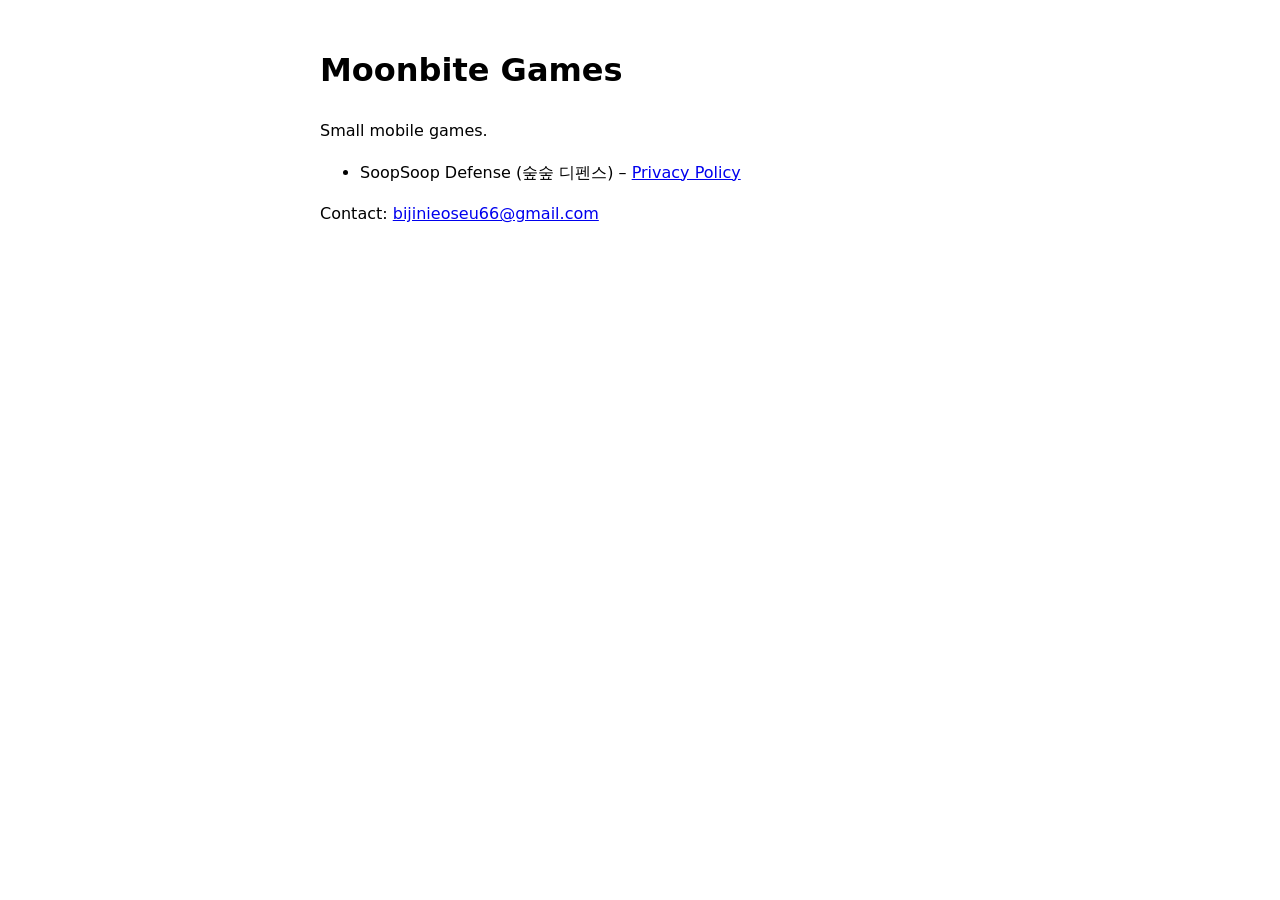
<file: index.html>
<!doctype html><html lang="en"><head><meta charset="utf-8"><meta name="viewport" content="width=device-width,initial-scale=1"><title>Moonbite Games</title><style>body{font-family:system-ui,sans-serif;max-width:640px;margin:0 auto;padding:24px 16px;line-height:1.6}</style></head>
<body><h1>Moonbite Games</h1><p>Small mobile games.</p><ul><li>SoopSoop Defense (숲숲 디펜스) – <a href="soopsoop-defense/privacy.html">Privacy Policy</a></li></ul><p>Contact: <a href="mailto:bijinieoseu66@gmail.com">bijinieoseu66@gmail.com</a></p></body></html>
</file>
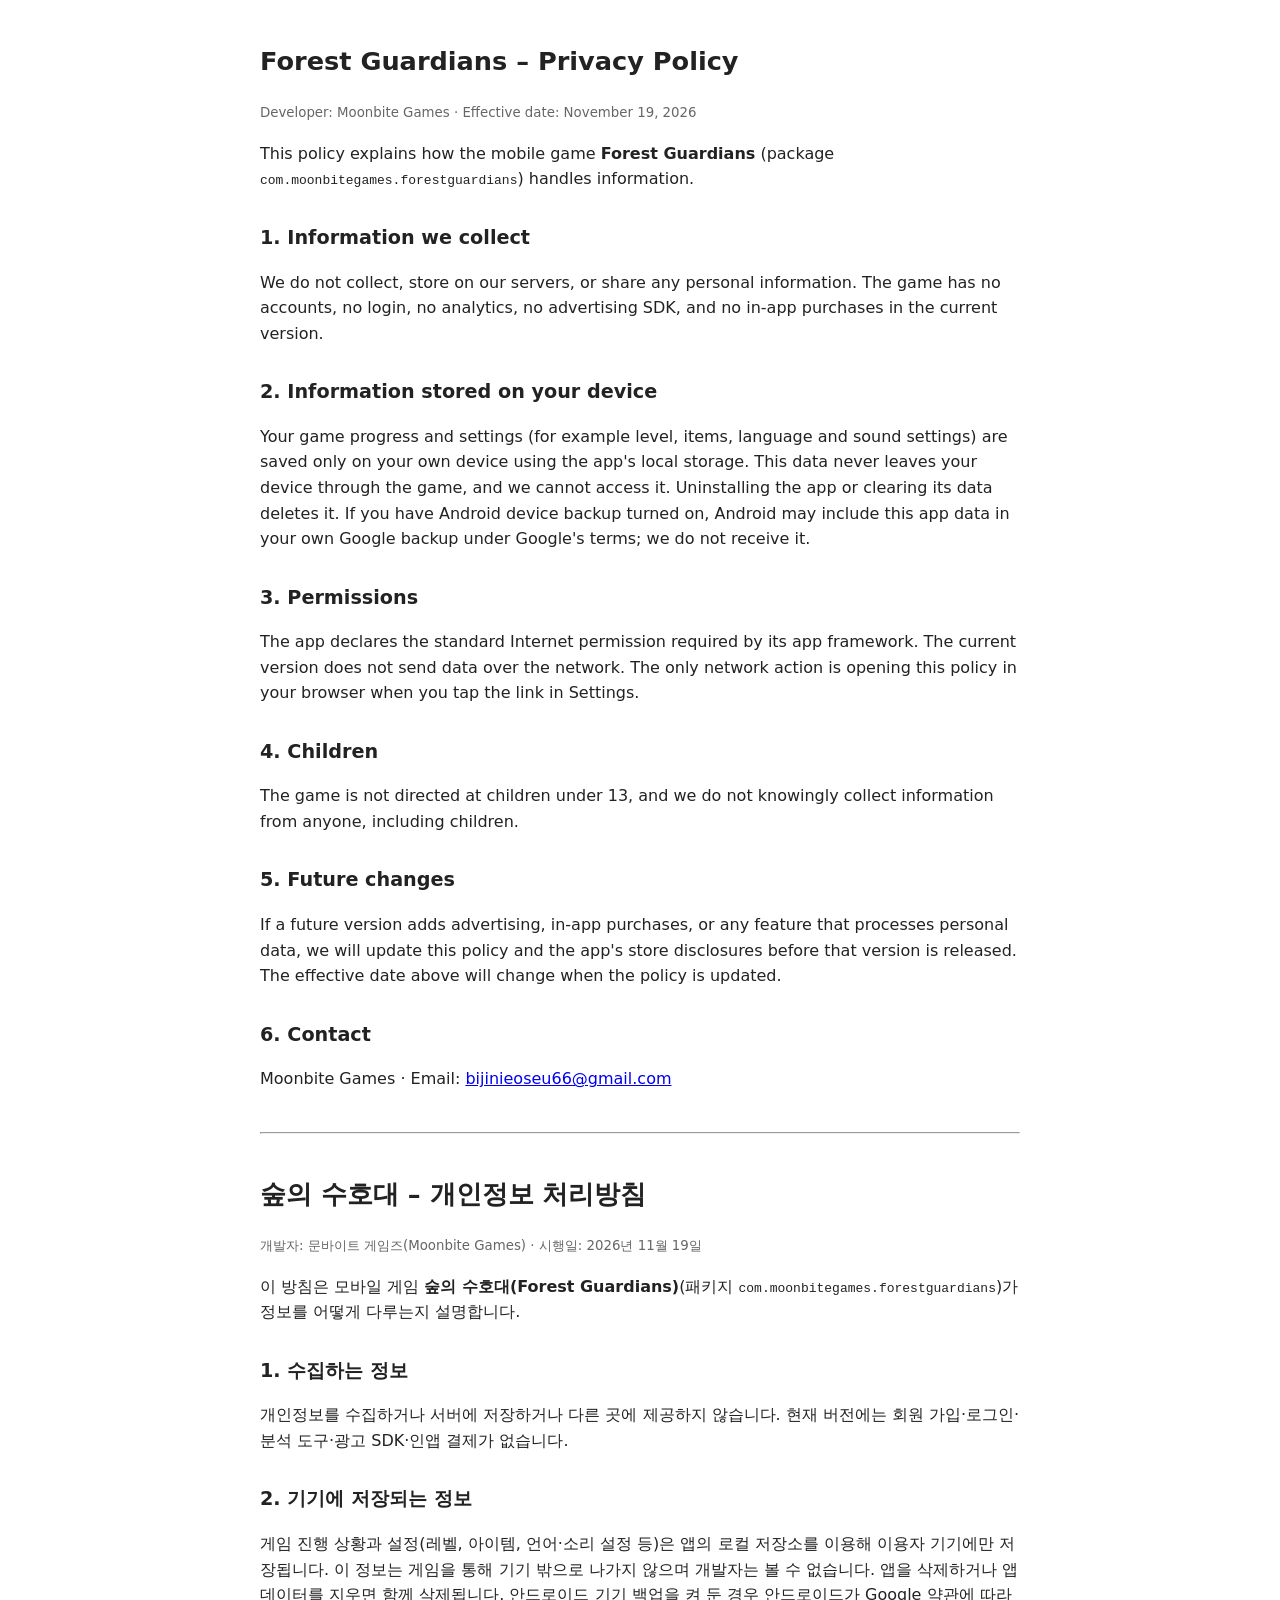
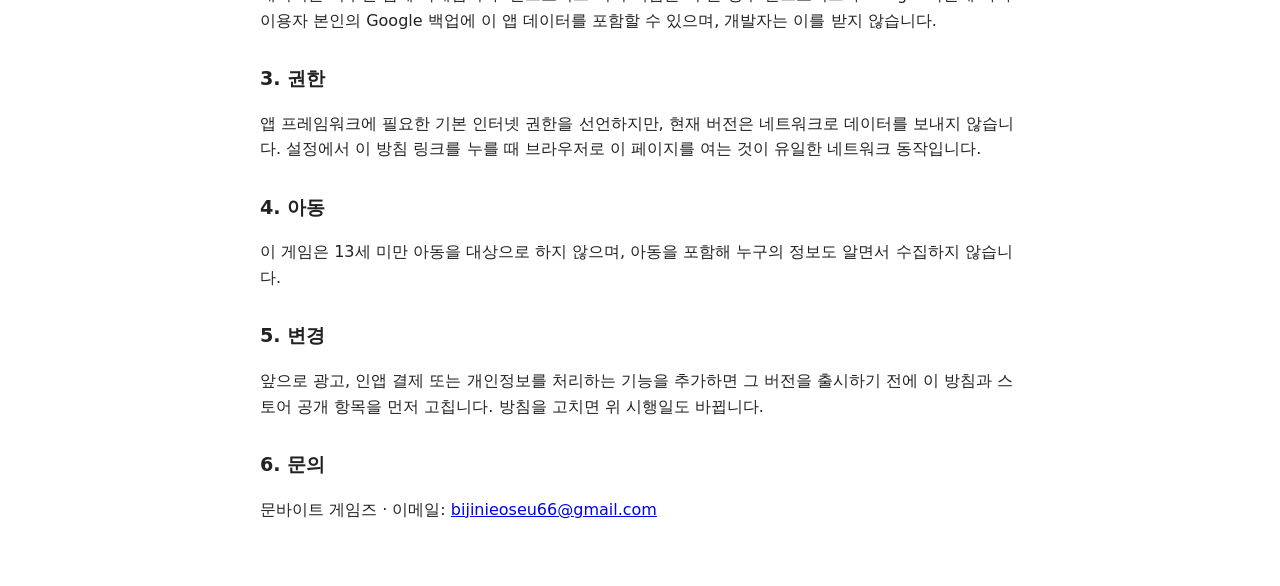
<file: forest-guardians/privacy.html>
<!doctype html>
<html lang="en"><head><meta charset="utf-8"><meta name="viewport" content="width=device-width,initial-scale=1">
<title>Forest Guardians – Privacy Policy</title>
<style>body{font-family:system-ui,-apple-system,"Segoe UI",sans-serif;max-width:760px;margin:0 auto;padding:24px 16px 48px;line-height:1.6;color:#222;background:#fff}h1{font-size:1.6em}h2{font-size:1.2em;margin-top:1.6em}hr{margin:40px 0}small{color:#666}</style></head>
<body>
<h1>Forest Guardians – Privacy Policy</h1>
<p><small>Developer: Moonbite Games · Effective date: November 19, 2026</small></p>
<p>This policy explains how the mobile game <b>Forest Guardians</b> (package <code>com.moonbitegames.forestguardians</code>) handles information.</p>
<h2>1. Information we collect</h2>
<p>We do not collect, store on our servers, or share any personal information. The game has no accounts, no login, no analytics, no advertising SDK, and no in-app purchases in the current version.</p>
<h2>2. Information stored on your device</h2>
<p>Your game progress and settings (for example level, items, language and sound settings) are saved only on your own device using the app's local storage. This data never leaves your device through the game, and we cannot access it. Uninstalling the app or clearing its data deletes it. If you have Android device backup turned on, Android may include this app data in your own Google backup under Google's terms; we do not receive it.</p>
<h2>3. Permissions</h2>
<p>The app declares the standard Internet permission required by its app framework. The current version does not send data over the network. The only network action is opening this policy in your browser when you tap the link in Settings.</p>
<h2>4. Children</h2>
<p>The game is not directed at children under 13, and we do not knowingly collect information from anyone, including children.</p>
<h2>5. Future changes</h2>
<p>If a future version adds advertising, in-app purchases, or any feature that processes personal data, we will update this policy and the app's store disclosures before that version is released. The effective date above will change when the policy is updated.</p>
<h2>6. Contact</h2>
<p>Moonbite Games · Email: <a href="mailto:bijinieoseu66@gmail.com">bijinieoseu66@gmail.com</a></p>
<hr>
<h1 lang="ko">숲의 수호대 – 개인정보 처리방침</h1>
<div lang="ko">
<p><small>개발자: 문바이트 게임즈(Moonbite Games) · 시행일: 2026년 11월 19일</small></p>
<p>이 방침은 모바일 게임 <b>숲의 수호대(Forest Guardians)</b>(패키지 <code>com.moonbitegames.forestguardians</code>)가 정보를 어떻게 다루는지 설명합니다.</p>
<h2>1. 수집하는 정보</h2>
<p>개인정보를 수집하거나 서버에 저장하거나 다른 곳에 제공하지 않습니다. 현재 버전에는 회원 가입·로그인·분석 도구·광고 SDK·인앱 결제가 없습니다.</p>
<h2>2. 기기에 저장되는 정보</h2>
<p>게임 진행 상황과 설정(레벨, 아이템, 언어·소리 설정 등)은 앱의 로컬 저장소를 이용해 이용자 기기에만 저장됩니다. 이 정보는 게임을 통해 기기 밖으로 나가지 않으며 개발자는 볼 수 없습니다. 앱을 삭제하거나 앱 데이터를 지우면 함께 삭제됩니다. 안드로이드 기기 백업을 켜 둔 경우 안드로이드가 Google 약관에 따라 이용자 본인의 Google 백업에 이 앱 데이터를 포함할 수 있으며, 개발자는 이를 받지 않습니다.</p>
<h2>3. 권한</h2>
<p>앱 프레임워크에 필요한 기본 인터넷 권한을 선언하지만, 현재 버전은 네트워크로 데이터를 보내지 않습니다. 설정에서 이 방침 링크를 누를 때 브라우저로 이 페이지를 여는 것이 유일한 네트워크 동작입니다.</p>
<h2>4. 아동</h2>
<p>이 게임은 13세 미만 아동을 대상으로 하지 않으며, 아동을 포함해 누구의 정보도 알면서 수집하지 않습니다.</p>
<h2>5. 변경</h2>
<p>앞으로 광고, 인앱 결제 또는 개인정보를 처리하는 기능을 추가하면 그 버전을 출시하기 전에 이 방침과 스토어 공개 항목을 먼저 고칩니다. 방침을 고치면 위 시행일도 바뀝니다.</p>
<h2>6. 문의</h2>
<p>문바이트 게임즈 · 이메일: <a href="mailto:bijinieoseu66@gmail.com">bijinieoseu66@gmail.com</a></p>
</div>
</body></html>
</file>
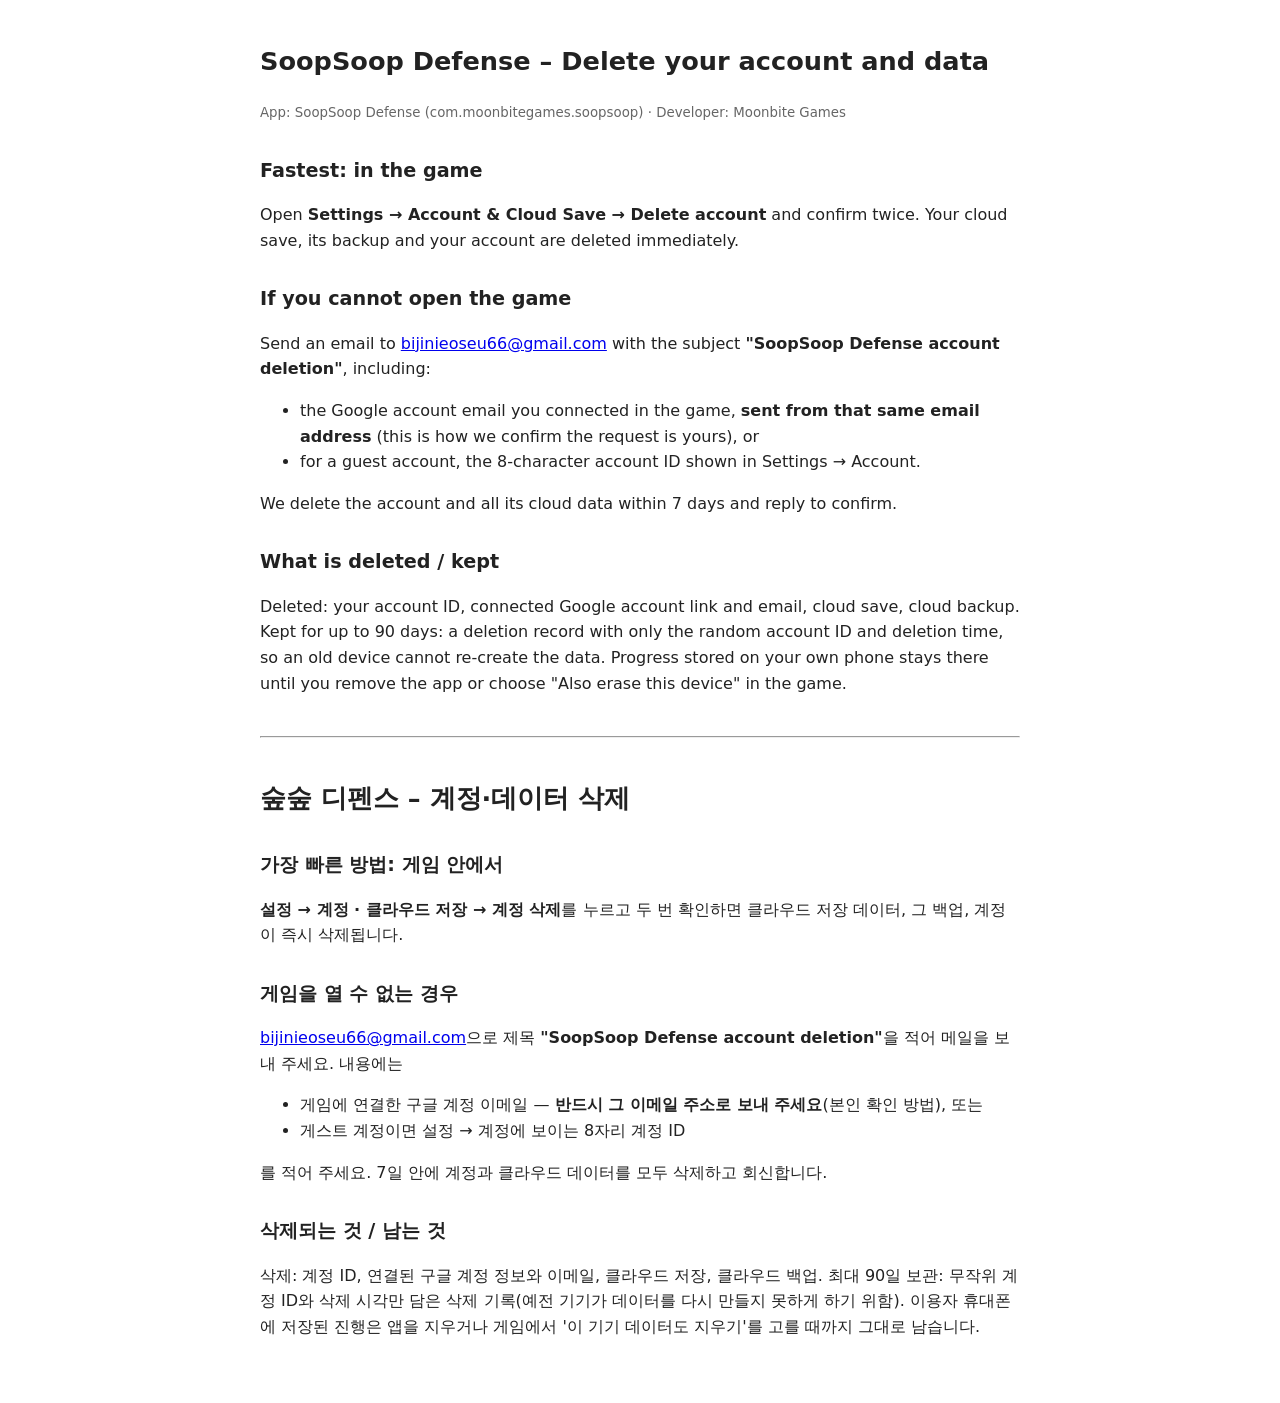
<file: soopsoop-defense/account-delete.html>
<!doctype html>
<html lang="en"><head><meta charset="utf-8"><meta name="viewport" content="width=device-width,initial-scale=1">
<title>SoopSoop Defense – Delete account</title>
<style>body{font-family:system-ui,-apple-system,"Segoe UI",sans-serif;max-width:760px;margin:0 auto;padding:24px 16px 48px;line-height:1.6;color:#222;background:#fff}h1{font-size:1.6em}h2{font-size:1.2em;margin-top:1.6em}hr{margin:40px 0}small{color:#666}</style></head>
<body>
<h1>SoopSoop Defense – Delete your account and data</h1>
<p><small>App: SoopSoop Defense (com.moonbitegames.soopsoop) · Developer: Moonbite Games</small></p>
<h2>Fastest: in the game</h2>
<p>Open <b>Settings → Account &amp; Cloud Save → Delete account</b> and confirm twice. Your cloud save, its backup and your account are deleted immediately.</p>
<h2>If you cannot open the game</h2>
<p>Send an email to <a href="mailto:bijinieoseu66@gmail.com?subject=SoopSoop%20Defense%20account%20deletion">bijinieoseu66@gmail.com</a> with the subject <b>"SoopSoop Defense account deletion"</b>, including:</p>
<ul><li>the Google account email you connected in the game, <b>sent from that same email address</b> (this is how we confirm the request is yours), or</li><li>for a guest account, the 8-character account ID shown in Settings → Account.</li></ul>
<p>We delete the account and all its cloud data within 7 days and reply to confirm.</p>
<h2>What is deleted / kept</h2>
<p>Deleted: your account ID, connected Google account link and email, cloud save, cloud backup. Kept for up to 90 days: a deletion record with only the random account ID and deletion time, so an old device cannot re-create the data. Progress stored on your own phone stays there until you remove the app or choose "Also erase this device" in the game.</p>
<hr>
<h1>숲숲 디펜스 – 계정·데이터 삭제</h1>
<h2>가장 빠른 방법: 게임 안에서</h2>
<p><b>설정 → 계정 · 클라우드 저장 → 계정 삭제</b>를 누르고 두 번 확인하면 클라우드 저장 데이터, 그 백업, 계정이 즉시 삭제됩니다.</p>
<h2>게임을 열 수 없는 경우</h2>
<p><a href="mailto:bijinieoseu66@gmail.com?subject=SoopSoop%20Defense%20account%20deletion">bijinieoseu66@gmail.com</a>으로 제목 <b>"SoopSoop Defense account deletion"</b>을 적어 메일을 보내 주세요. 내용에는</p>
<ul><li>게임에 연결한 구글 계정 이메일 — <b>반드시 그 이메일 주소로 보내 주세요</b>(본인 확인 방법), 또는</li><li>게스트 계정이면 설정 → 계정에 보이는 8자리 계정 ID</li></ul>
<p>를 적어 주세요. 7일 안에 계정과 클라우드 데이터를 모두 삭제하고 회신합니다.</p>
<h2>삭제되는 것 / 남는 것</h2>
<p>삭제: 계정 ID, 연결된 구글 계정 정보와 이메일, 클라우드 저장, 클라우드 백업. 최대 90일 보관: 무작위 계정 ID와 삭제 시각만 담은 삭제 기록(예전 기기가 데이터를 다시 만들지 못하게 하기 위함). 이용자 휴대폰에 저장된 진행은 앱을 지우거나 게임에서 '이 기기 데이터도 지우기'를 고를 때까지 그대로 남습니다.</p>
</body></html>
</file>
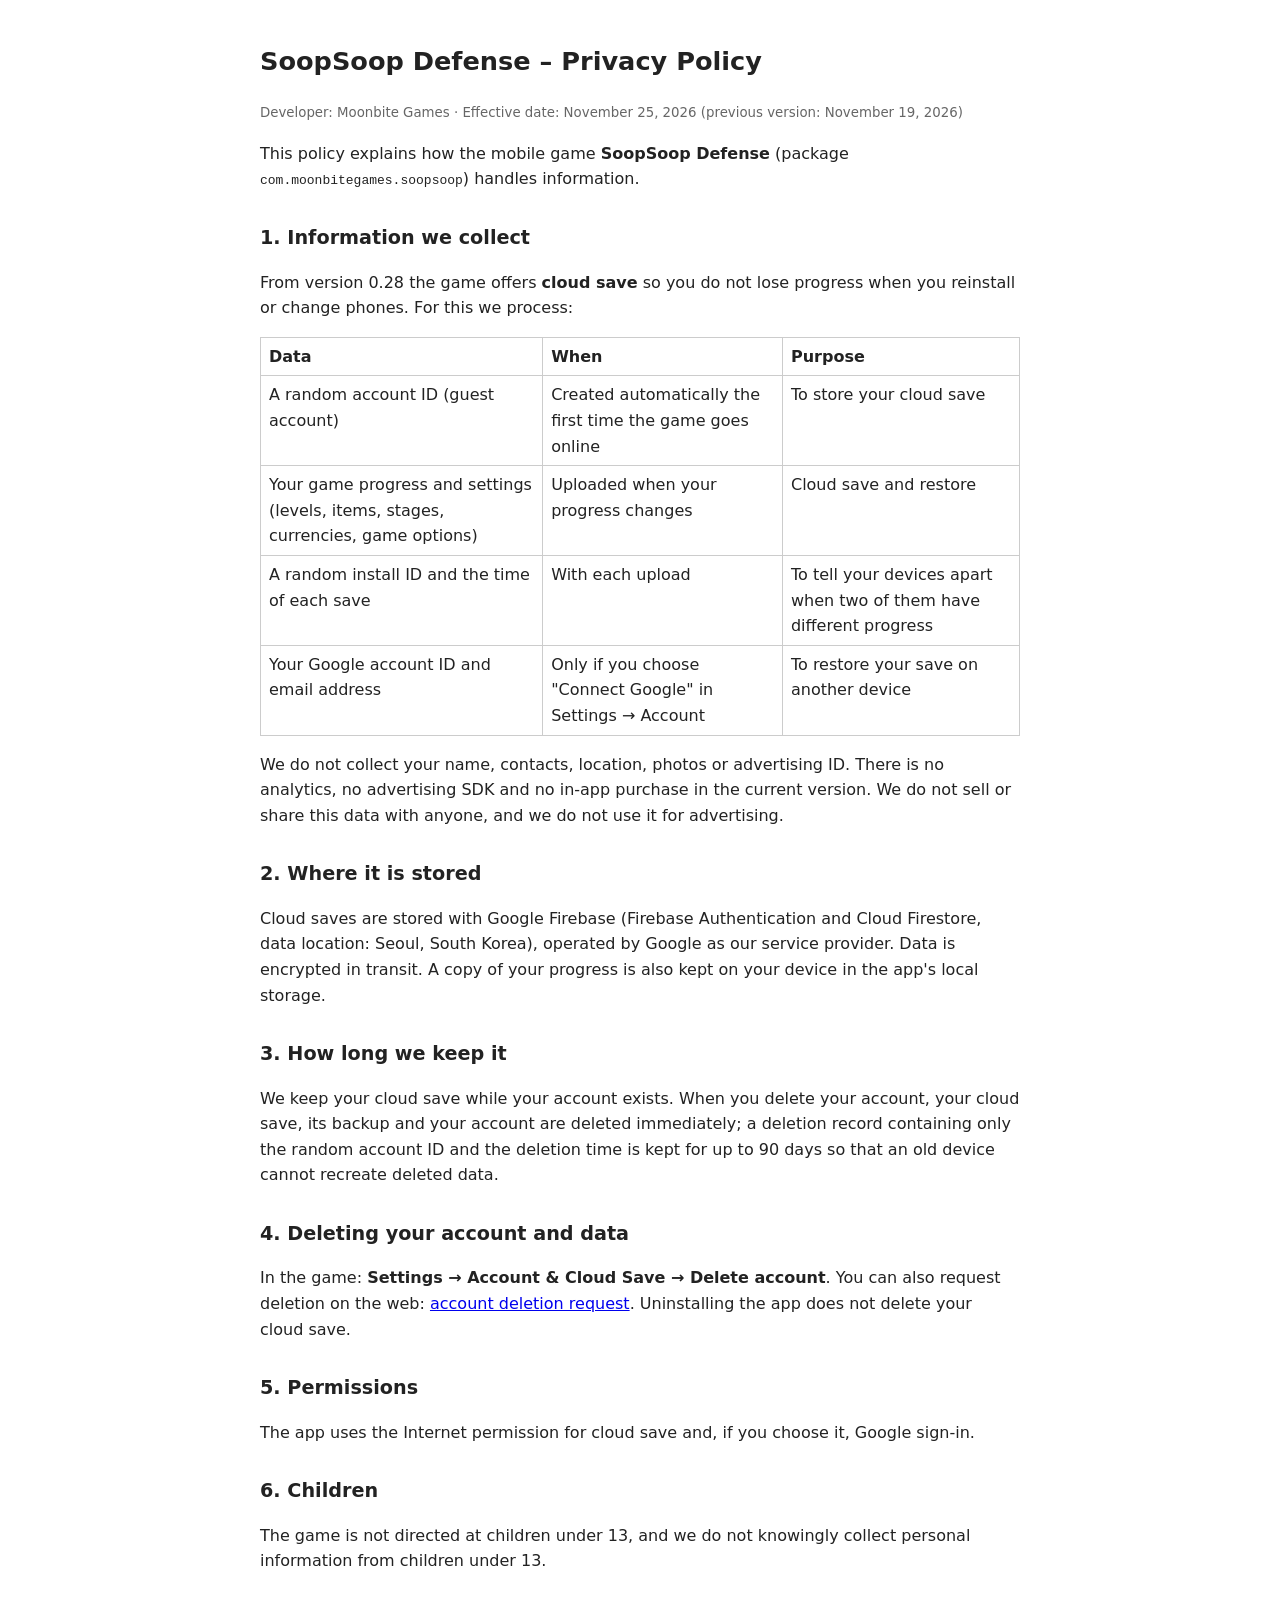
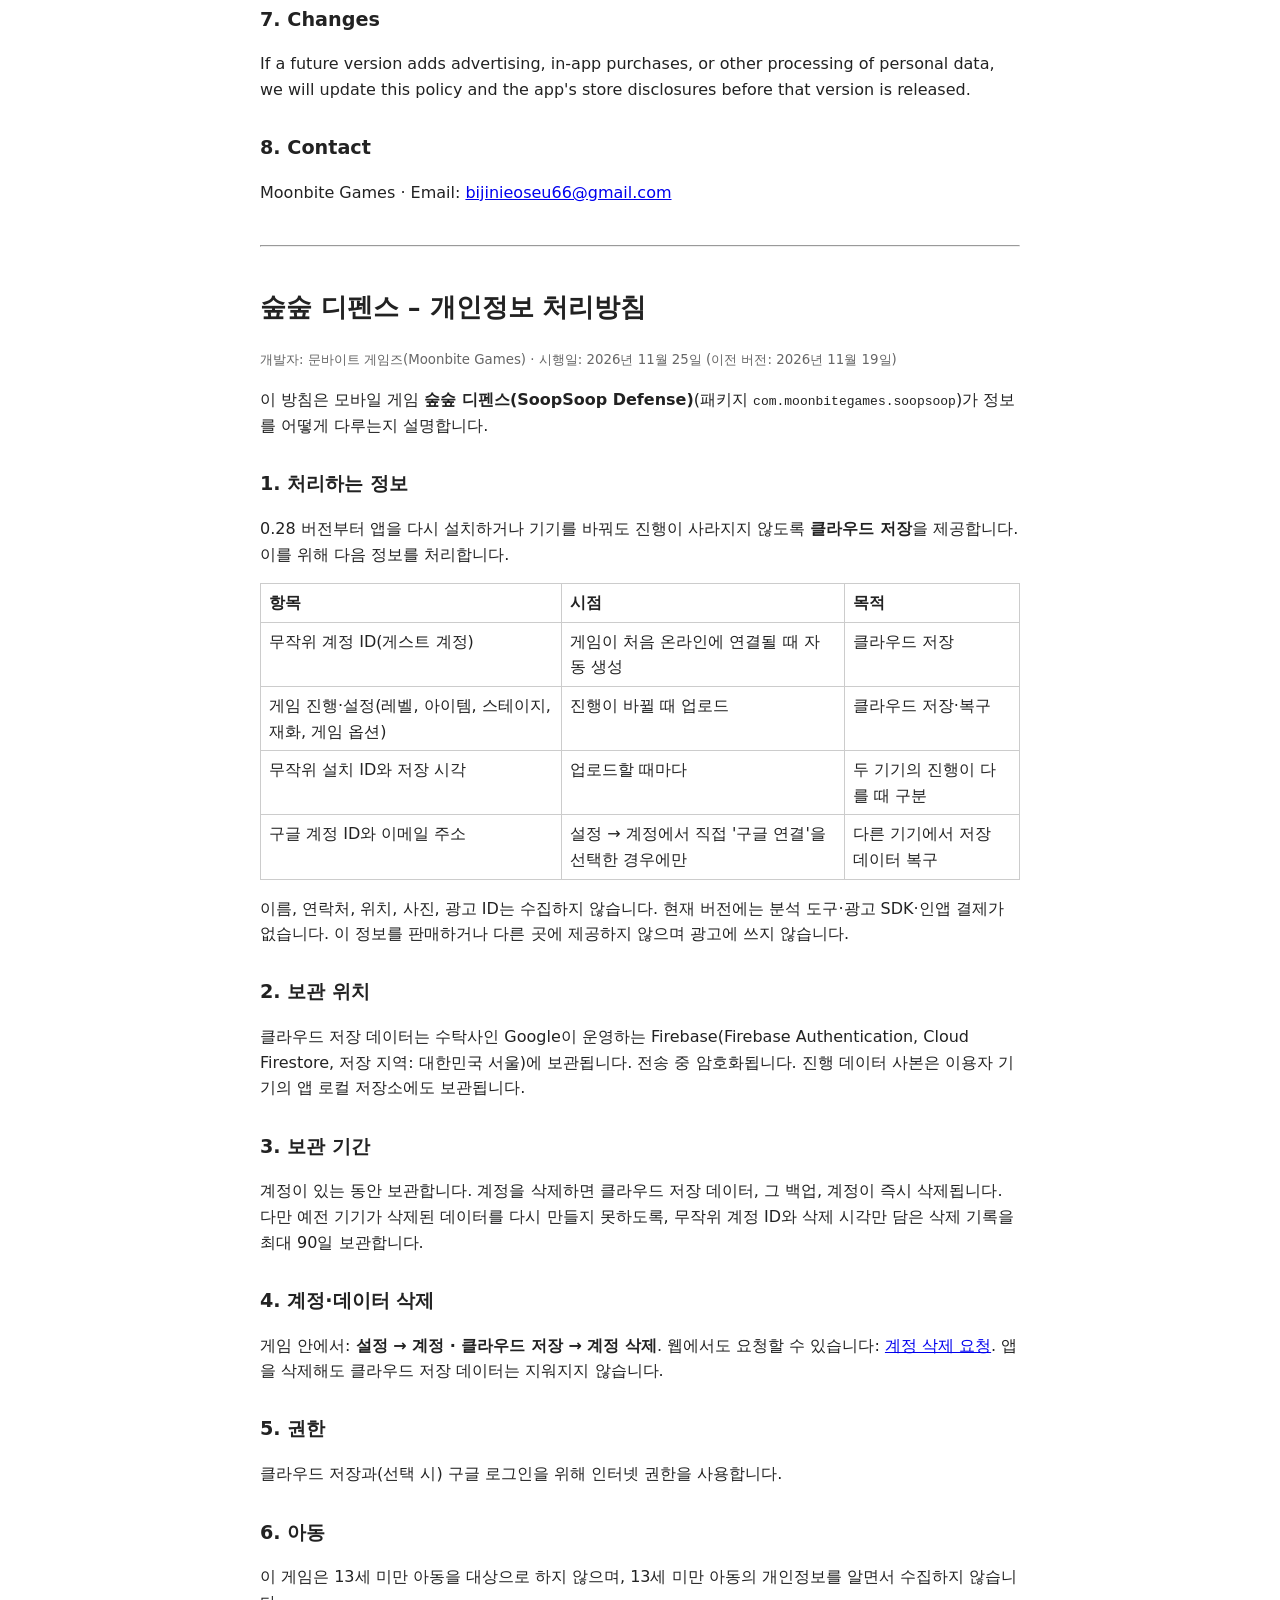
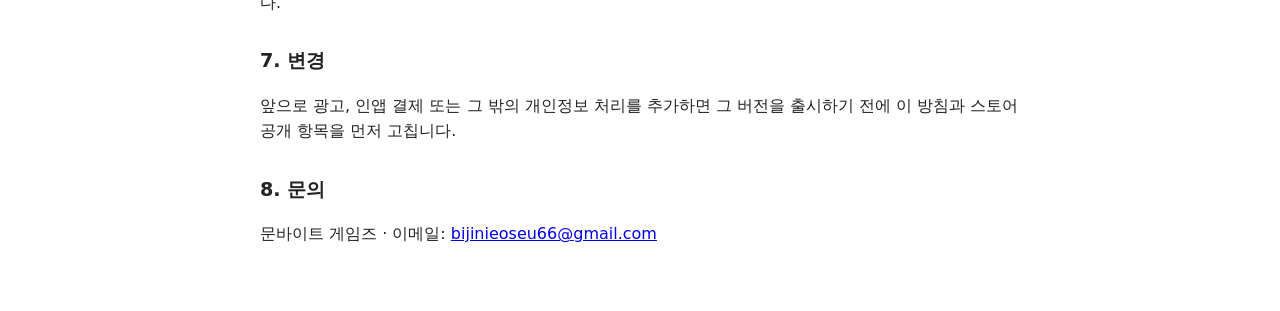
<file: soopsoop-defense/privacy.html>
<!doctype html>
<html lang="en"><head><meta charset="utf-8"><meta name="viewport" content="width=device-width,initial-scale=1">
<title>SoopSoop Defense – Privacy Policy</title>
<style>body{font-family:system-ui,-apple-system,"Segoe UI",sans-serif;max-width:760px;margin:0 auto;padding:24px 16px 48px;line-height:1.6;color:#222;background:#fff}h1{font-size:1.6em}h2{font-size:1.2em;margin-top:1.6em}hr{margin:40px 0}small{color:#666}td,th{border:1px solid #ccc;padding:6px 8px;text-align:left;vertical-align:top}table{border-collapse:collapse;margin:8px 0}</style></head>
<body>
<h1>SoopSoop Defense – Privacy Policy</h1>
<p><small>Developer: Moonbite Games · Effective date: November 25, 2026 (previous version: November 19, 2026)</small></p>
<p>This policy explains how the mobile game <b>SoopSoop Defense</b> (package <code>com.moonbitegames.soopsoop</code>) handles information.</p>
<h2>1. Information we collect</h2>
<p>From version 0.28 the game offers <b>cloud save</b> so you do not lose progress when you reinstall or change phones. For this we process:</p>
<table><tr><th>Data</th><th>When</th><th>Purpose</th></tr>
<tr><td>A random account ID (guest account)</td><td>Created automatically the first time the game goes online</td><td>To store your cloud save</td></tr>
<tr><td>Your game progress and settings (levels, items, stages, currencies, game options)</td><td>Uploaded when your progress changes</td><td>Cloud save and restore</td></tr>
<tr><td>A random install ID and the time of each save</td><td>With each upload</td><td>To tell your devices apart when two of them have different progress</td></tr>
<tr><td>Your Google account ID and email address</td><td>Only if you choose "Connect Google" in Settings → Account</td><td>To restore your save on another device</td></tr></table>
<p>We do not collect your name, contacts, location, photos or advertising ID. There is no analytics, no advertising SDK and no in-app purchase in the current version. We do not sell or share this data with anyone, and we do not use it for advertising.</p>
<h2>2. Where it is stored</h2>
<p>Cloud saves are stored with Google Firebase (Firebase Authentication and Cloud Firestore, data location: Seoul, South Korea), operated by Google as our service provider. Data is encrypted in transit. A copy of your progress is also kept on your device in the app's local storage.</p>
<h2>3. How long we keep it</h2>
<p>We keep your cloud save while your account exists. When you delete your account, your cloud save, its backup and your account are deleted immediately; a deletion record containing only the random account ID and the deletion time is kept for up to 90 days so that an old device cannot recreate deleted data.</p>
<h2>4. Deleting your account and data</h2>
<p>In the game: <b>Settings → Account &amp; Cloud Save → Delete account</b>. You can also request deletion on the web: <a href="account-delete.html">account deletion request</a>. Uninstalling the app does not delete your cloud save.</p>
<h2>5. Permissions</h2>
<p>The app uses the Internet permission for cloud save and, if you choose it, Google sign-in.</p>
<h2>6. Children</h2>
<p>The game is not directed at children under 13, and we do not knowingly collect personal information from children under 13.</p>
<h2>7. Changes</h2>
<p>If a future version adds advertising, in-app purchases, or other processing of personal data, we will update this policy and the app's store disclosures before that version is released.</p>
<h2>8. Contact</h2>
<p>Moonbite Games · Email: <a href="mailto:bijinieoseu66@gmail.com">bijinieoseu66@gmail.com</a></p>
<hr>
<h1>숲숲 디펜스 – 개인정보 처리방침</h1>
<p><small>개발자: 문바이트 게임즈(Moonbite Games) · 시행일: 2026년 11월 25일 (이전 버전: 2026년 11월 19일)</small></p>
<p>이 방침은 모바일 게임 <b>숲숲 디펜스(SoopSoop Defense)</b>(패키지 <code>com.moonbitegames.soopsoop</code>)가 정보를 어떻게 다루는지 설명합니다.</p>
<h2>1. 처리하는 정보</h2>
<p>0.28 버전부터 앱을 다시 설치하거나 기기를 바꿔도 진행이 사라지지 않도록 <b>클라우드 저장</b>을 제공합니다. 이를 위해 다음 정보를 처리합니다.</p>
<table><tr><th>항목</th><th>시점</th><th>목적</th></tr>
<tr><td>무작위 계정 ID(게스트 계정)</td><td>게임이 처음 온라인에 연결될 때 자동 생성</td><td>클라우드 저장</td></tr>
<tr><td>게임 진행·설정(레벨, 아이템, 스테이지, 재화, 게임 옵션)</td><td>진행이 바뀔 때 업로드</td><td>클라우드 저장·복구</td></tr>
<tr><td>무작위 설치 ID와 저장 시각</td><td>업로드할 때마다</td><td>두 기기의 진행이 다를 때 구분</td></tr>
<tr><td>구글 계정 ID와 이메일 주소</td><td>설정 → 계정에서 직접 '구글 연결'을 선택한 경우에만</td><td>다른 기기에서 저장 데이터 복구</td></tr></table>
<p>이름, 연락처, 위치, 사진, 광고 ID는 수집하지 않습니다. 현재 버전에는 분석 도구·광고 SDK·인앱 결제가 없습니다. 이 정보를 판매하거나 다른 곳에 제공하지 않으며 광고에 쓰지 않습니다.</p>
<h2>2. 보관 위치</h2>
<p>클라우드 저장 데이터는 수탁사인 Google이 운영하는 Firebase(Firebase Authentication, Cloud Firestore, 저장 지역: 대한민국 서울)에 보관됩니다. 전송 중 암호화됩니다. 진행 데이터 사본은 이용자 기기의 앱 로컬 저장소에도 보관됩니다.</p>
<h2>3. 보관 기간</h2>
<p>계정이 있는 동안 보관합니다. 계정을 삭제하면 클라우드 저장 데이터, 그 백업, 계정이 즉시 삭제됩니다. 다만 예전 기기가 삭제된 데이터를 다시 만들지 못하도록, 무작위 계정 ID와 삭제 시각만 담은 삭제 기록을 최대 90일 보관합니다.</p>
<h2>4. 계정·데이터 삭제</h2>
<p>게임 안에서: <b>설정 → 계정 · 클라우드 저장 → 계정 삭제</b>. 웹에서도 요청할 수 있습니다: <a href="account-delete.html">계정 삭제 요청</a>. 앱을 삭제해도 클라우드 저장 데이터는 지워지지 않습니다.</p>
<h2>5. 권한</h2>
<p>클라우드 저장과(선택 시) 구글 로그인을 위해 인터넷 권한을 사용합니다.</p>
<h2>6. 아동</h2>
<p>이 게임은 13세 미만 아동을 대상으로 하지 않으며, 13세 미만 아동의 개인정보를 알면서 수집하지 않습니다.</p>
<h2>7. 변경</h2>
<p>앞으로 광고, 인앱 결제 또는 그 밖의 개인정보 처리를 추가하면 그 버전을 출시하기 전에 이 방침과 스토어 공개 항목을 먼저 고칩니다.</p>
<h2>8. 문의</h2>
<p>문바이트 게임즈 · 이메일: <a href="mailto:bijinieoseu66@gmail.com">bijinieoseu66@gmail.com</a></p>
</body></html>
</file>
